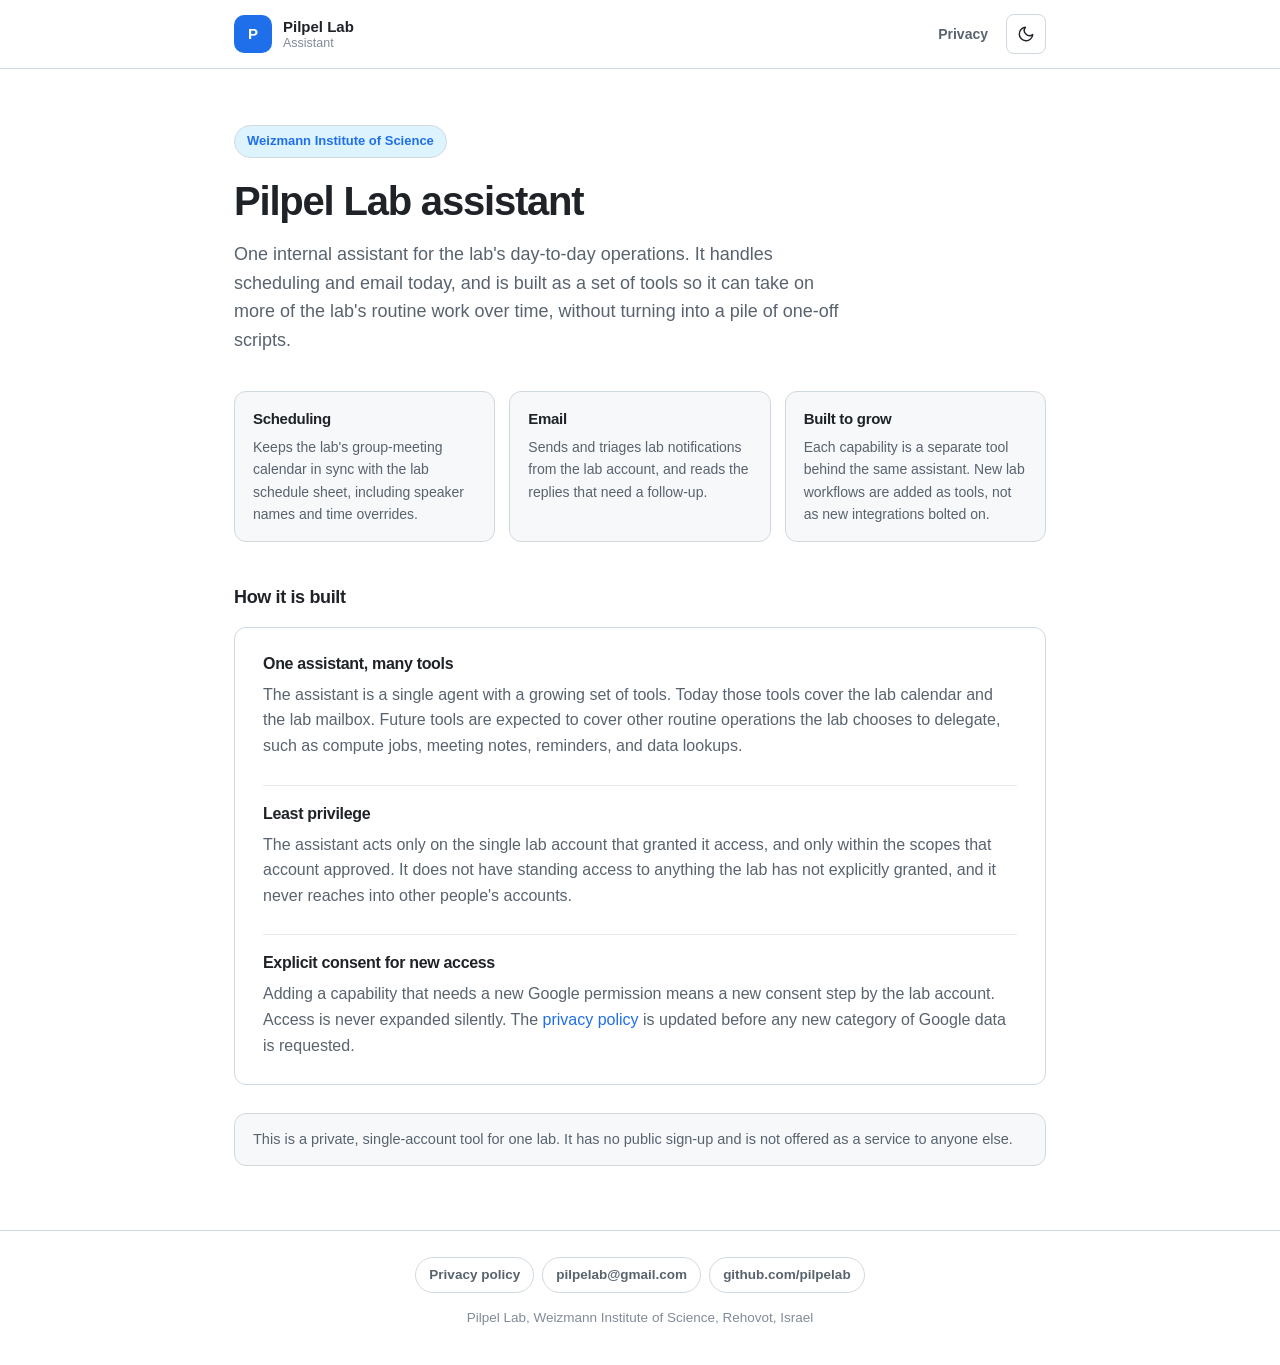
<file: index.html>
<!doctype html>
<html lang="en" data-theme="light">
<head>
  <meta charset="utf-8" />
  <meta name="viewport" content="width=device-width, initial-scale=1" />
  <title>Pilpel Lab assistant</title>
  <meta name="description" content="An internal assistant for the Pilpel Lab. It handles scheduling, email, and other routine lab operations, and is built as a set of tools so it can take on more over time." />
  <link rel="stylesheet" href="style.css" />
  <link rel="icon" href="data:image/svg+xml,<svg xmlns='http://www.w3.org/2000/svg' viewBox='0 0 100 100'><rect width='100' height='100' rx='22' fill='%231f6feb'/><text x='50' y='70' font-size='56' font-family='sans-serif' font-weight='700' fill='white' text-anchor='middle'>P</text></svg>" />
</head>
<body>

  <header class="site-header">
    <div class="header-in">
      <a class="brand" href="./">
        <div class="brand-mark">P</div>
        <div class="brand-txt">
          <span class="brand-name">Pilpel Lab</span>
          <span class="brand-sub">Assistant</span>
        </div>
      </a>
      <div class="header-links">
        <a class="header-link" href="privacy.html">Privacy</a>
        <button class="icon-btn" id="themeBtn" title="Toggle light / dark" aria-label="Toggle light or dark theme">
          <svg class="i-moon" viewBox="0 0 24 24" fill="none" stroke="currentColor" stroke-width="1.9" stroke-linecap="round" stroke-linejoin="round"><path d="M21 12.8A9 9 0 1 1 11.2 3a7 7 0 0 0 9.8 9.8z"/></svg>
          <svg class="i-sun" viewBox="0 0 24 24" fill="none" stroke="currentColor" stroke-width="1.9" stroke-linecap="round" stroke-linejoin="round"><circle cx="12" cy="12" r="4.2"/><path d="M12 2v2M12 20v2M4.9 4.9l1.4 1.4M17.7 17.7l1.4 1.4M2 12h2M20 12h2M4.9 19.1l1.4-1.4M17.7 6.3l1.4-1.4"/></svg>
        </button>
      </div>
    </div>
  </header>

  <main>
    <div class="wrap">
      <span class="eyebrow">Weizmann Institute of Science</span>
      <h1>Pilpel Lab assistant</h1>
      <p class="lead">One internal assistant for the lab's day-to-day operations. It handles scheduling and email today, and is built as a set of tools so it can take on more of the lab's routine work over time, without turning into a pile of one-off scripts.</p>

      <div class="grid">
        <div class="card">
          <h3>Scheduling</h3>
          <p>Keeps the lab's group-meeting calendar in sync with the lab schedule sheet, including speaker names and time overrides.</p>
        </div>
        <div class="card">
          <h3>Email</h3>
          <p>Sends and triages lab notifications from the lab account, and reads the replies that need a follow-up.</p>
        </div>
        <div class="card">
          <h3>Built to grow</h3>
          <p>Each capability is a separate tool behind the same assistant. New lab workflows are added as tools, not as new integrations bolted on.</p>
        </div>
      </div>

      <h2 class="section-title">How it is built</h2>
      <div class="doc">
        <h2>One assistant, many tools</h2>
        <p>The assistant is a single agent with a growing set of tools. Today those tools cover the lab calendar and the lab mailbox. Future tools are expected to cover other routine operations the lab chooses to delegate, such as compute jobs, meeting notes, reminders, and data lookups.</p>

        <h2>Least privilege</h2>
        <p>The assistant acts only on the single lab account that granted it access, and only within the scopes that account approved. It does not have standing access to anything the lab has not explicitly granted, and it never reaches into other people's accounts.</p>

        <h2>Explicit consent for new access</h2>
        <p>Adding a capability that needs a new Google permission means a new consent step by the lab account. Access is never expanded silently. The <a href="privacy.html">privacy policy</a> is updated before any new category of Google data is requested.</p>
      </div>

      <div class="note">
        This is a private, single-account tool for one lab. It has no public sign-up and is not offered as a service to anyone else.
      </div>
    </div>
  </main>

  <footer class="site-footer">
    <div class="wrap">
      <div class="footer-links">
        <a href="privacy.html">Privacy policy</a>
        <a href="mailto:pilpelab@gmail.com">pilpelab@gmail.com</a>
        <a href="https://github.com/pilpelab">github.com/pilpelab</a>
      </div>
      <p class="footer-line">Pilpel Lab, Weizmann Institute of Science, Rehovot, Israel</p>
    </div>
  </footer>

  <script>
    (function () {
      var root = document.documentElement;
      var KEY = 'lab-site-theme';
      var stored = null;
      try { stored = localStorage.getItem(KEY); } catch (e) {}
      var dark = stored ? stored === 'dark'
        : window.matchMedia && window.matchMedia('(prefers-color-scheme: dark)').matches;
      root.setAttribute('data-theme', dark ? 'dark' : 'light');
      document.getElementById('themeBtn').addEventListener('click', function () {
        var next = root.getAttribute('data-theme') === 'dark' ? 'light' : 'dark';
        root.setAttribute('data-theme', next);
        try { localStorage.setItem(KEY, next); } catch (e) {}
      });
    })();
  </script>
</body>
</html>
</file>
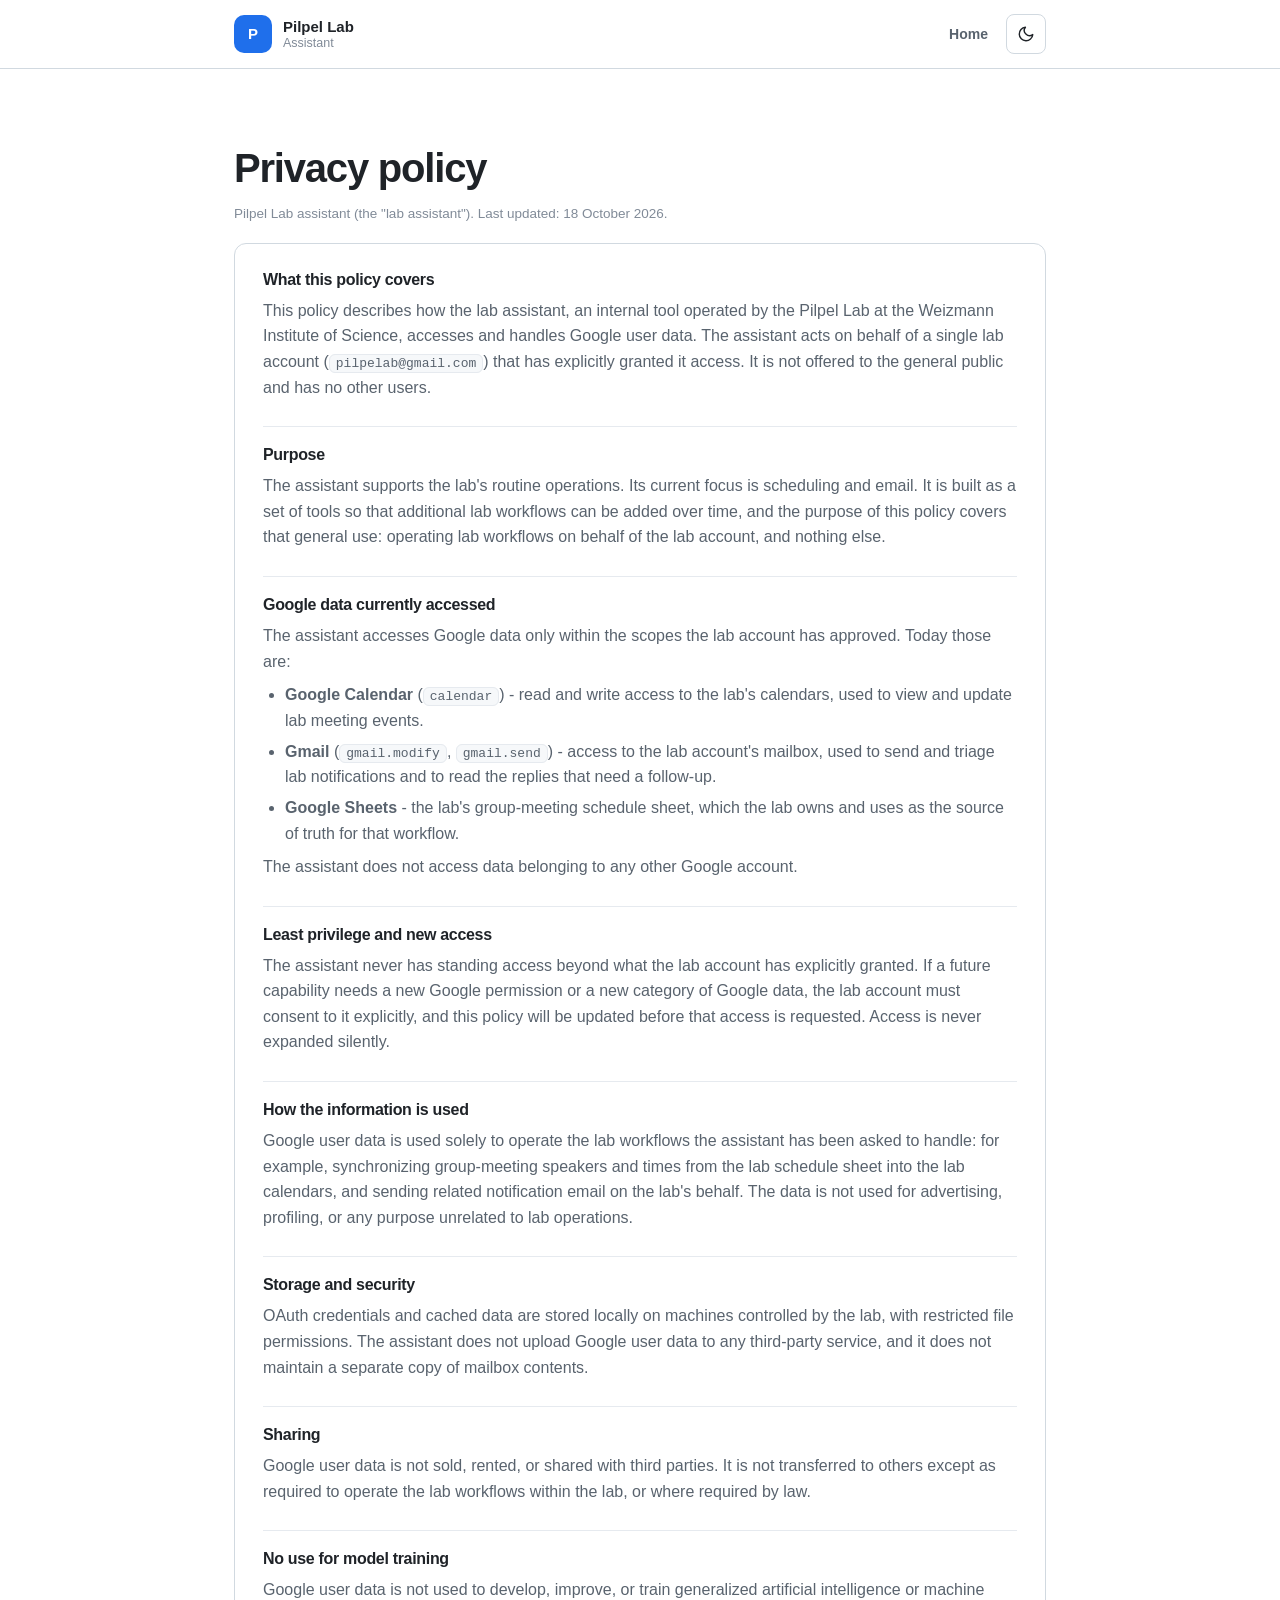
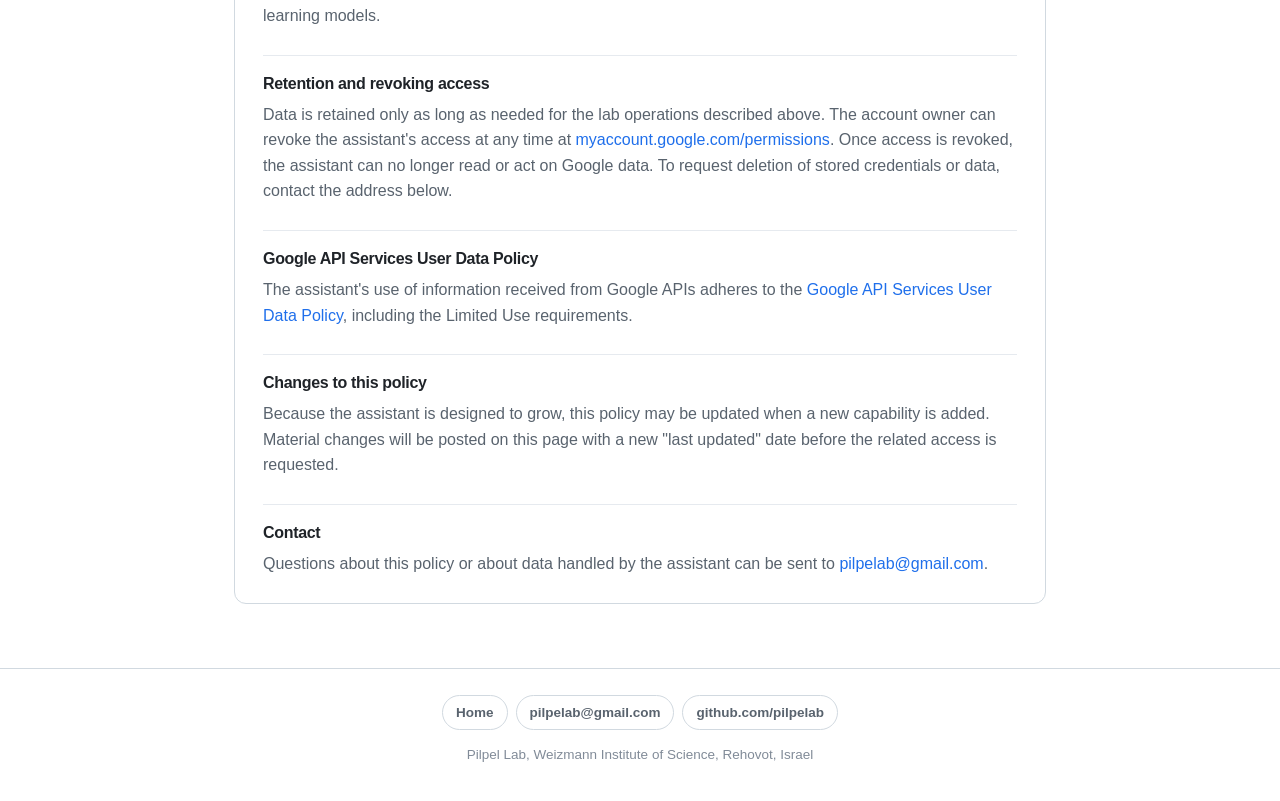
<file: privacy.html>
<!doctype html>
<html lang="en" data-theme="light">
<head>
  <meta charset="utf-8" />
  <meta name="viewport" content="width=device-width, initial-scale=1" />
  <title>Privacy policy - Pilpel Lab assistant</title>
  <meta name="description" content="How the Pilpel Lab assistant accesses and handles Google Calendar and Gmail data, and how access can be revoked." />
  <link rel="stylesheet" href="style.css" />
  <link rel="icon" href="data:image/svg+xml,<svg xmlns='http://www.w3.org/2000/svg' viewBox='0 0 100 100'><rect width='100' height='100' rx='22' fill='%231f6feb'/><text x='50' y='70' font-size='56' font-family='sans-serif' font-weight='700' fill='white' text-anchor='middle'>P</text></svg>" />
</head>
<body>

  <header class="site-header">
    <div class="header-in">
      <a class="brand" href="./">
        <div class="brand-mark">P</div>
        <div class="brand-txt">
          <span class="brand-name">Pilpel Lab</span>
          <span class="brand-sub">Assistant</span>
        </div>
      </a>
      <div class="header-links">
        <a class="header-link" href="./">Home</a>
        <button class="icon-btn" id="themeBtn" title="Toggle light / dark" aria-label="Toggle light or dark theme">
          <svg class="i-moon" viewBox="0 0 24 24" fill="none" stroke="currentColor" stroke-width="1.9" stroke-linecap="round" stroke-linejoin="round"><path d="M21 12.8A9 9 0 1 1 11.2 3a7 7 0 0 0 9.8 9.8z"/></svg>
          <svg class="i-sun" viewBox="0 0 24 24" fill="none" stroke="currentColor" stroke-width="1.9" stroke-linecap="round" stroke-linejoin="round"><circle cx="12" cy="12" r="4.2"/><path d="M12 2v2M12 20v2M4.9 4.9l1.4 1.4M17.7 17.7l1.4 1.4M2 12h2M20 12h2M4.9 19.1l1.4-1.4M17.7 6.3l1.4-1.4"/></svg>
        </button>
      </div>
    </div>
  </header>

  <main>
    <div class="wrap">
      <h1>Privacy policy</h1>
      <p class="updated">Pilpel Lab assistant (the "lab assistant"). Last updated: 18 October 2026.</p>

      <div class="doc">
        <h2>What this policy covers</h2>
        <p>This policy describes how the lab assistant, an internal tool operated by the Pilpel Lab at the Weizmann Institute of Science, accesses and handles Google user data. The assistant acts on behalf of a single lab account (<code>pilpelab@gmail.com</code>) that has explicitly granted it access. It is not offered to the general public and has no other users.</p>

        <h2>Purpose</h2>
        <p>The assistant supports the lab's routine operations. Its current focus is scheduling and email. It is built as a set of tools so that additional lab workflows can be added over time, and the purpose of this policy covers that general use: operating lab workflows on behalf of the lab account, and nothing else.</p>

        <h2>Google data currently accessed</h2>
        <p>The assistant accesses Google data only within the scopes the lab account has approved. Today those are:</p>
        <ul>
          <li><strong>Google Calendar</strong> (<code>calendar</code>) - read and write access to the lab's calendars, used to view and update lab meeting events.</li>
          <li><strong>Gmail</strong> (<code>gmail.modify</code>, <code>gmail.send</code>) - access to the lab account's mailbox, used to send and triage lab notifications and to read the replies that need a follow-up.</li>
          <li><strong>Google Sheets</strong> - the lab's group-meeting schedule sheet, which the lab owns and uses as the source of truth for that workflow.</li>
        </ul>
        <p>The assistant does not access data belonging to any other Google account.</p>

        <h2>Least privilege and new access</h2>
        <p>The assistant never has standing access beyond what the lab account has explicitly granted. If a future capability needs a new Google permission or a new category of Google data, the lab account must consent to it explicitly, and this policy will be updated before that access is requested. Access is never expanded silently.</p>

        <h2>How the information is used</h2>
        <p>Google user data is used solely to operate the lab workflows the assistant has been asked to handle: for example, synchronizing group-meeting speakers and times from the lab schedule sheet into the lab calendars, and sending related notification email on the lab's behalf. The data is not used for advertising, profiling, or any purpose unrelated to lab operations.</p>

        <h2>Storage and security</h2>
        <p>OAuth credentials and cached data are stored locally on machines controlled by the lab, with restricted file permissions. The assistant does not upload Google user data to any third-party service, and it does not maintain a separate copy of mailbox contents.</p>

        <h2>Sharing</h2>
        <p>Google user data is not sold, rented, or shared with third parties. It is not transferred to others except as required to operate the lab workflows within the lab, or where required by law.</p>

        <h2>No use for model training</h2>
        <p>Google user data is not used to develop, improve, or train generalized artificial intelligence or machine learning models.</p>

        <h2>Retention and revoking access</h2>
        <p>Data is retained only as long as needed for the lab operations described above. The account owner can revoke the assistant's access at any time at <a href="https://myaccount.google.com/permissions" target="_blank" rel="noopener">myaccount.google.com/permissions</a>. Once access is revoked, the assistant can no longer read or act on Google data. To request deletion of stored credentials or data, contact the address below.</p>

        <h2>Google API Services User Data Policy</h2>
        <p>The assistant's use of information received from Google APIs adheres to the <a href="https://developers.google.com/terms/api-services-user-data-policy" target="_blank" rel="noopener">Google API Services User Data Policy</a>, including the Limited Use requirements.</p>

        <h2>Changes to this policy</h2>
        <p>Because the assistant is designed to grow, this policy may be updated when a new capability is added. Material changes will be posted on this page with a new "last updated" date before the related access is requested.</p>

        <h2>Contact</h2>
        <p>Questions about this policy or about data handled by the assistant can be sent to <a href="mailto:pilpelab@gmail.com">pilpelab@gmail.com</a>.</p>
      </div>
    </div>
  </main>

  <footer class="site-footer">
    <div class="wrap">
      <div class="footer-links">
        <a href="./">Home</a>
        <a href="mailto:pilpelab@gmail.com">pilpelab@gmail.com</a>
        <a href="https://github.com/pilpelab">github.com/pilpelab</a>
      </div>
      <p class="footer-line">Pilpel Lab, Weizmann Institute of Science, Rehovot, Israel</p>
    </div>
  </footer>

  <script>
    (function () {
      var root = document.documentElement;
      var KEY = 'lab-site-theme';
      var stored = null;
      try { stored = localStorage.getItem(KEY); } catch (e) {}
      var dark = stored ? stored === 'dark'
        : window.matchMedia && window.matchMedia('(prefers-color-scheme: dark)').matches;
      root.setAttribute('data-theme', dark ? 'dark' : 'light');
      document.getElementById('themeBtn').addEventListener('click', function () {
        var next = root.getAttribute('data-theme') === 'dark' ? 'light' : 'dark';
        root.setAttribute('data-theme', next);
        try { localStorage.setItem(KEY, next); } catch (e) {}
      });
    })();
  </script>
</body>
</html>
</file>
<file: style.css>
/* Pilpel Lab calendar assistant - static site styles.
   Light and dark are driven by data-theme on <html>; the toggle
   defaults to the system preference and persists in localStorage. */

:root {
  --bg: #ffffff;
  --surface: #f6f8fa;
  --surface-2: #eef1f4;
  --ink: #1f2328;
  --muted: #59636e;
  --faint: #818b98;
  --line: #d1d9e0;
  --line-soft: #e6eaef;
  --accent: #1f6feb;
  --accent-soft: #ddf4ff;
  --radius: 12px;
  --maxw: 860px;
  color-scheme: light;
}

:root[data-theme="dark"] {
  --bg: #0d1117;
  --surface: #161b22;
  --surface-2: #1c2128;
  --ink: #e6edf3;
  --muted: #9198a1;
  --faint: #6e7681;
  --line: #30363d;
  --line-soft: #21262d;
  --accent: #4493f8;
  --accent-soft: #0c2d6b;
  color-scheme: dark;
}

* { box-sizing: border-box; }
html { -webkit-text-size-adjust: 100%; }

body {
  margin: 0;
  background: var(--bg);
  color: var(--ink);
  font-family: -apple-system, BlinkMacSystemFont, "Segoe UI", Roboto, "Helvetica Neue", Arial, sans-serif;
  font-size: 16px;
  line-height: 1.6;
  -webkit-font-smoothing: antialiased;
}

a { color: var(--accent); text-decoration: none; }
a:hover { text-decoration: underline; }

h1, h2, h3 { margin: 0; line-height: 1.25; letter-spacing: -0.02em; }
p { margin: 0; }
.wrap { max-width: var(--maxw); margin: 0 auto; padding: 0 24px; }

/* ---------- header ---------- */
.site-header { border-bottom: 1px solid var(--line); }
.header-in {
  max-width: var(--maxw); margin: 0 auto; padding: 14px 24px;
  display: flex; align-items: center; gap: 14px;
}
.brand { display: flex; align-items: center; gap: 11px; color: var(--ink); }
.brand:hover { text-decoration: none; }
.brand-mark {
  width: 38px; height: 38px; border-radius: 10px; flex: none;
  background: var(--accent); color: #fff;
  display: grid; place-items: center;
  font-weight: 700; font-size: 15px;
}
.brand-txt { display: flex; flex-direction: column; line-height: 1.2; }
.brand-name { font-weight: 700; font-size: 15px; }
.brand-sub { font-size: 12.5px; color: var(--faint); }

.header-links { margin-left: auto; display: flex; align-items: center; gap: 6px; }
.header-link {
  padding: 8px 12px; border-radius: 8px;
  font-size: 14px; font-weight: 600; color: var(--muted);
}
.header-link:hover { background: var(--surface); color: var(--ink); text-decoration: none; }

.icon-btn {
  width: 40px; height: 40px; flex: none; border-radius: 8px;
  border: 1px solid var(--line); background: var(--bg); color: var(--ink);
  display: grid; place-items: center; cursor: pointer;
}
.icon-btn:hover { background: var(--surface); }
.icon-btn svg { width: 18px; height: 18px; }
.i-sun { display: none; }
:root[data-theme="dark"] .i-sun { display: block; }
:root[data-theme="dark"] .i-moon { display: none; }

/* ---------- main ---------- */
main { padding: 56px 0 64px; }

.eyebrow {
  display: inline-block;
  padding: 5px 12px; border-radius: 999px;
  background: var(--accent-soft); border: 1px solid var(--line);
  color: var(--accent); font-size: 13px; font-weight: 650;
}

h1 { font-size: clamp(30px, 4.6vw, 40px); margin-top: 18px; font-weight: 800; letter-spacing: -0.03em; }
.lead { margin-top: 14px; font-size: 18px; color: var(--muted); max-width: 62ch; }

.grid {
  display: grid; grid-template-columns: repeat(3, minmax(0, 1fr));
  gap: 14px; margin-top: 36px;
}
.card {
  background: var(--surface);
  border: 1px solid var(--line);
  border-radius: var(--radius);
  padding: 18px 18px 16px;
}
.card h3 { font-size: 15px; }
.card p { margin-top: 7px; font-size: 14px; color: var(--muted); }

.section-title { margin-top: 44px; font-size: 18px; }

.doc {
  margin-top: 18px;
  background: var(--bg);
  border: 1px solid var(--line);
  border-radius: var(--radius);
  padding: 26px 28px;
}
.doc h2 {
  font-size: 16px; margin-top: 26px; padding-top: 18px;
  border-top: 1px solid var(--line-soft);
}
.doc h2:first-child { margin-top: 0; padding-top: 0; border-top: 0; }
.doc p { margin-top: 8px; color: var(--muted); }
.doc ul { margin: 8px 0 0; padding-left: 22px; color: var(--muted); }
.doc li { margin-top: 5px; }
.doc code {
  font-family: ui-monospace, SFMono-Regular, Menlo, Consolas, monospace;
  font-size: 13px; background: var(--surface); border: 1px solid var(--line-soft);
  border-radius: 6px; padding: 1px 6px;
}
.updated { margin-top: 10px; font-size: 13.5px; color: var(--faint); }

.note {
  margin-top: 28px; padding: 14px 18px;
  border: 1px solid var(--line); border-radius: var(--radius);
  background: var(--surface); color: var(--muted); font-size: 14.5px;
}

/* ---------- footer ---------- */
.site-footer { border-top: 1px solid var(--line); padding: 26px 0 36px; }
.footer-links { display: flex; flex-wrap: wrap; gap: 8px; justify-content: center; margin-bottom: 14px; }
.footer-links a {
  font-size: 13.5px; font-weight: 600; color: var(--muted);
  border: 1px solid var(--line); border-radius: 999px; padding: 6px 13px;
}
.footer-links a:hover { border-color: var(--accent); color: var(--ink); text-decoration: none; }
.footer-line { text-align: center; font-size: 13.5px; color: var(--faint); }

@media (max-width: 720px) {
  .grid { grid-template-columns: 1fr; }
  .brand-sub { display: none; }
  .doc { padding: 20px 18px; }
}

@media (prefers-reduced-motion: reduce) {
  * { scroll-behavior: auto !important; }
}
</file>
